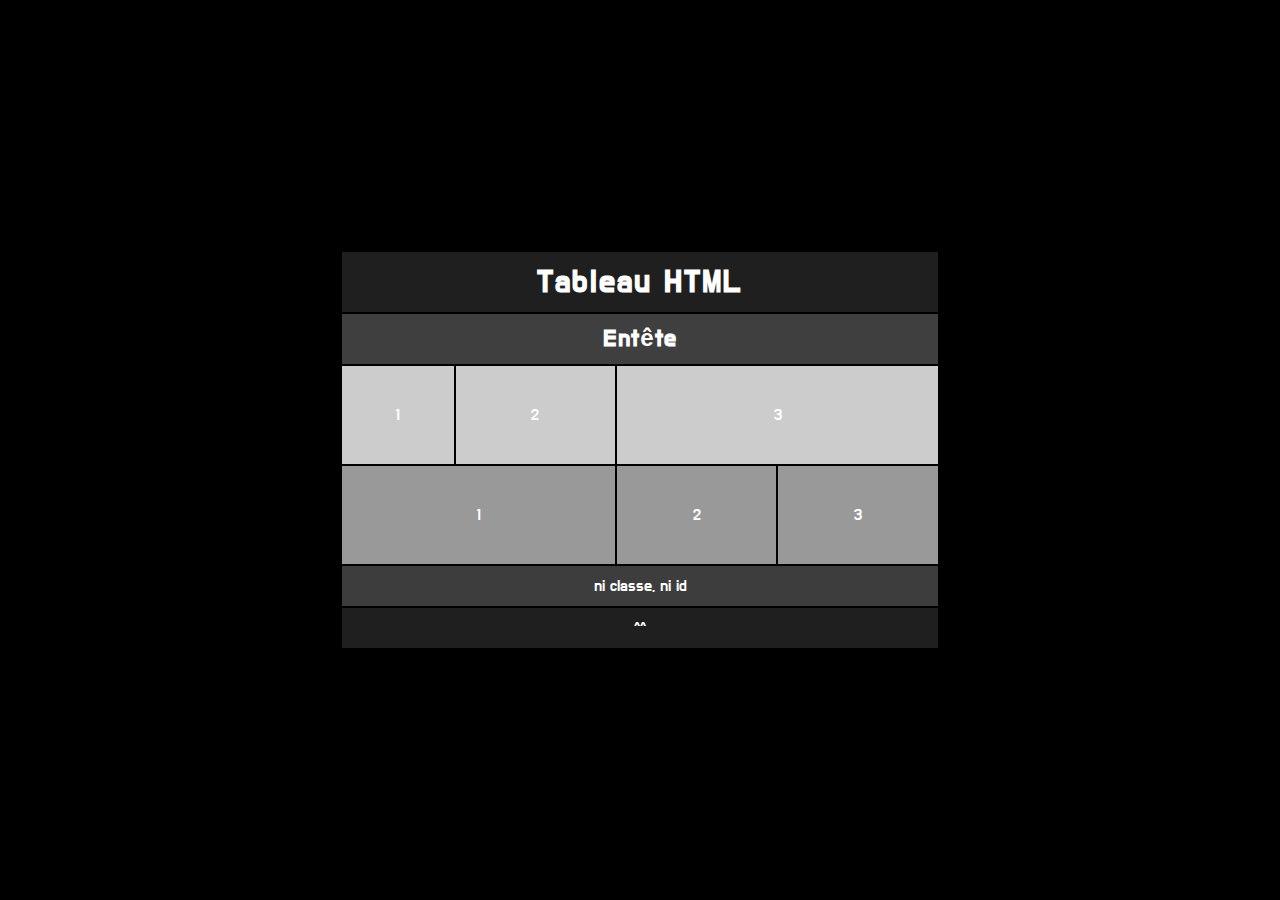
<file: HTML-CSS-Exercices-Bases/ATable/index.html>
<!doctype html>
<html>

<head>
    <link href="https://fonts.googleapis.com/css?family=Do+Hyeon" rel="stylesheet">
    <link href="css/tables.css" rel="stylesheet" />
</head>

<body>
    <!-- Bien respecter la structure thead, tbody, tfoot -->
    <table>
        <thead>
            <tr>
                <th colspan="4">Tableau HTML</th>
            </tr>
            <tr>
                <th colspan="4">Entête</th>
            </tr>
        </thead>
        <tbody>
            <tr>
                <td>1</td>
                <td>2</td>
                <td colspan="2">3</td>
            </tr>
            <tr>
                <td colspan="2">1</td>
                <td>2</td>
                <td>3</td>
            </tr>
        </tbody>
        <tfoot>
            <tr>
                <td colspan="4">ni classe, ni id</td>
            </tr>
            <tr>
                <td colspan="4">^^
                </td>
            </tr>
        </tfoot>
    </table>
</body>

</html>
</file>
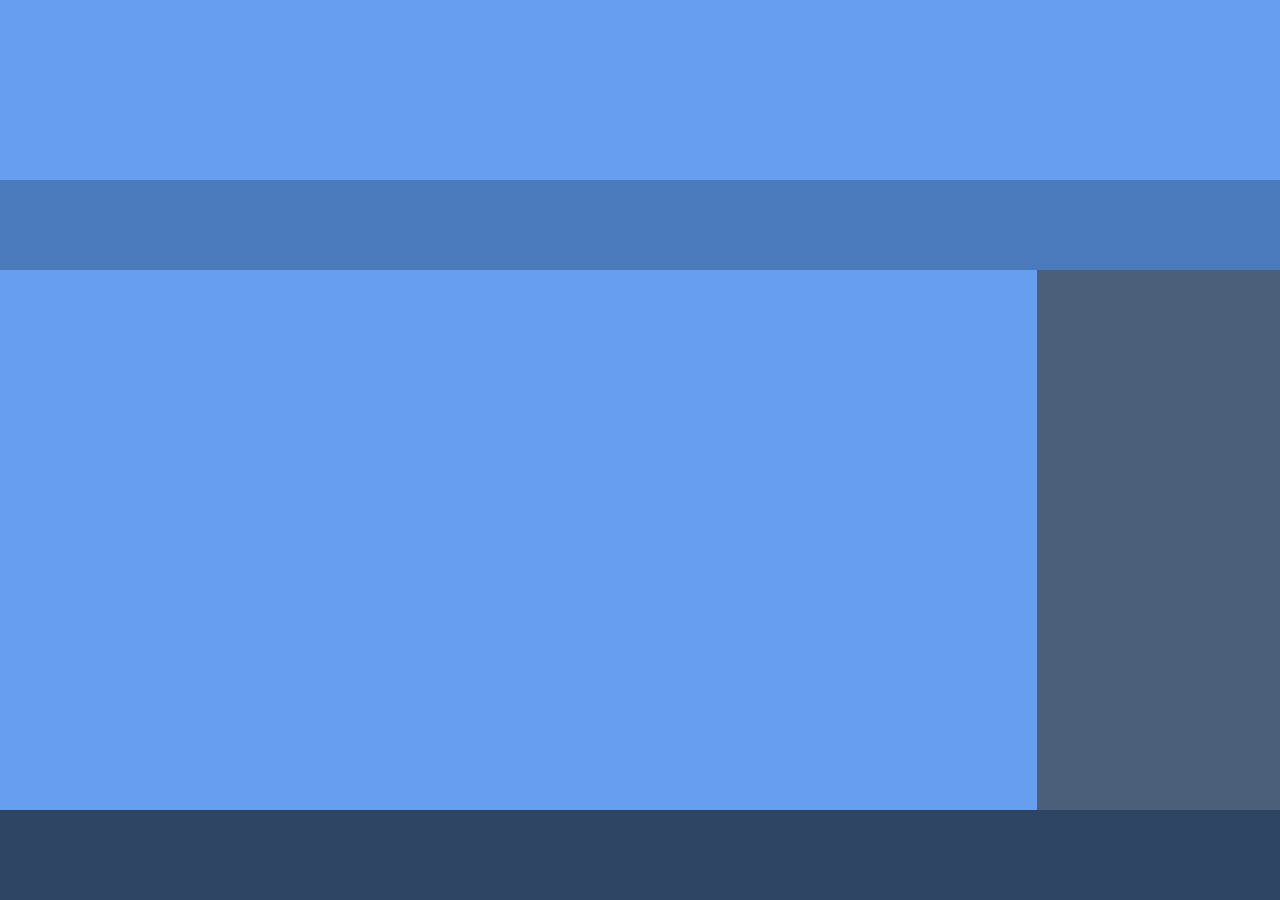
<file: HTML-CSS-Exercices-Bases/MetEnFormeHTML/index.html>
<!doctype html>
<html>

<head>
    <link href="https://fonts.googleapis.com/css?family=Do+Hyeon" rel="stylesheet">
    <link href="css/styles.css" rel="stylesheet" />
</head>

<body>
    <header>
    </header>
    <nav></nav>
    <section>
        <aside></aside>
    </section>

    <footer></footer>
</body>

</html>
</file>
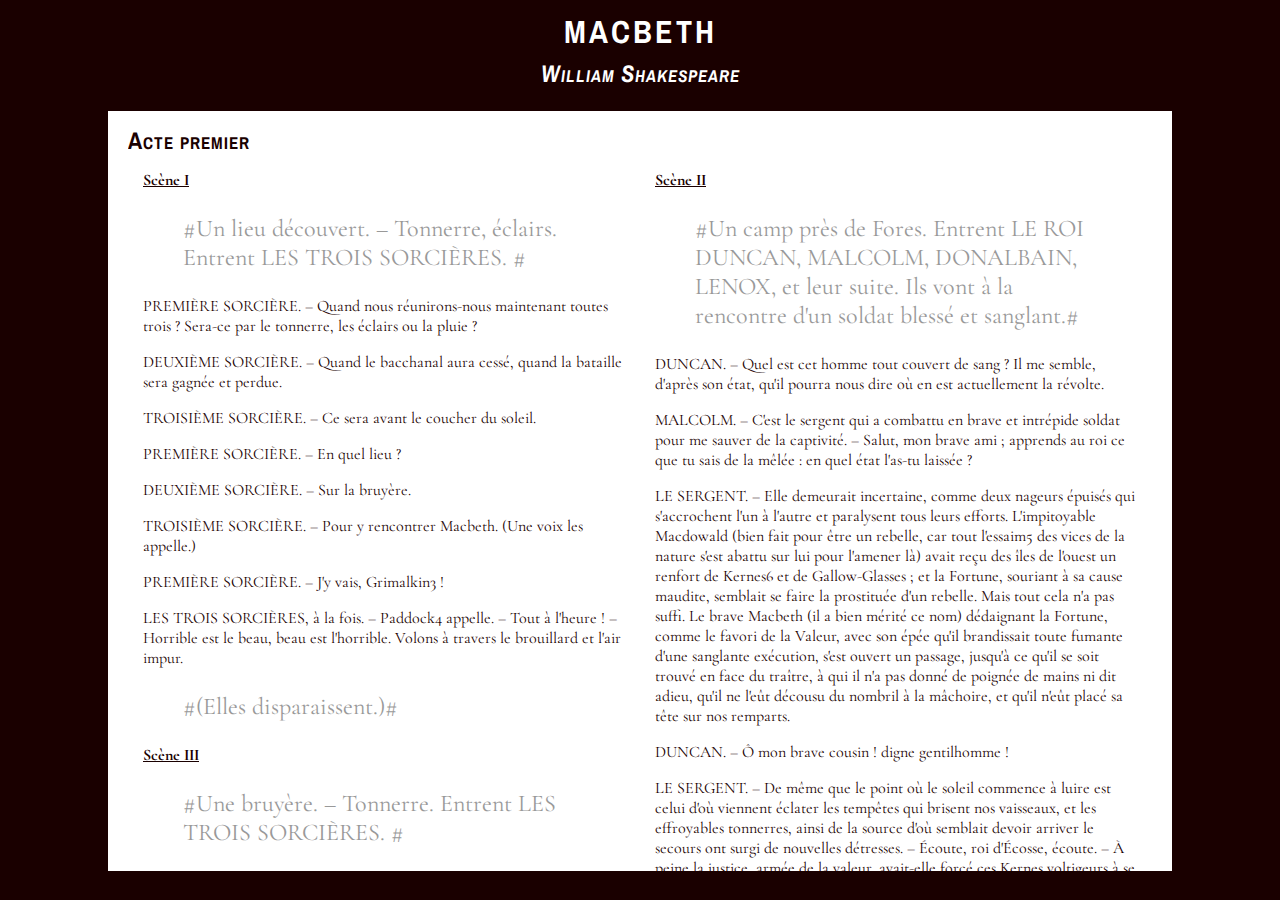
<file: HTML-CSS-Exercices-Bases/MiseEnTexte/index.html>
<!doctype html>
<html>

<head>
    <link href="https://fonts.googleapis.com/css?family=Archivo+Narrow|Cormorant+Garamond" rel="stylesheet">
    <link href="css/textes.css" rel="stylesheet" />
</head>

<body>
    <h1>Macbeth</h1>
    <h2><em>William Shakespeare</em></h2>
    <main>
        <h2>Acte premier</h2>
        <section>
            <div>
                <article>
                    <h4>Scène I</h4>
                    <blockquote>Un lieu découvert. – Tonnerre, éclairs.<br />
                        Entrent LES TROIS SORCIÈRES. </blockquote>
                    <p>PREMIÈRE SORCIÈRE. – Quand nous réunirons-nous
                        maintenant toutes trois ? Sera-ce par le tonnerre, les éclairs ou
                        la pluie ?
                    </p>
                    <p>
                        DEUXIÈME SORCIÈRE. – Quand le bacchanal aura cessé,
                        quand la bataille sera gagnée et perdue.
                    </p>
                    <p>TROISIÈME SORCIÈRE. – Ce sera avant le coucher du soleil.
                    </p>
                    <p>PREMIÈRE SORCIÈRE. – En quel lieu ?
                    </p>
                    <p>DEUXIÈME SORCIÈRE. – Sur la bruyère.
                    </p>
                    <p>TROISIÈME SORCIÈRE. – Pour y rencontrer Macbeth.
                        (Une voix les appelle.)
                    </p>
                    <p>PREMIÈRE SORCIÈRE. – J'y vais, Grimalkin3 !
                    </p>
                    <p>LES TROIS SORCIÈRES, à la fois. – Paddock4 appelle. –
                        Tout à l'heure ! – Horrible est le beau, beau est l'horrible. Volons
                        à travers le brouillard et l'air impur.</p>
                    <blockquote>(Elles disparaissent.)</blockquote>
                </article>
                <article>
                    <h4>Scène III</h4>
                    <blockquote>Une bruyère. – Tonnerre.
                        Entrent LES TROIS SORCIÈRES. </blockquote>
                    <p>PREMIÈRE SORCIÈRE. – Où as-tu été, ma sœur.
                        DEUXIÈME SORCIÈRE. – Tuer les cochons.7
                        TROISIÈME SORCIÈRE. – Et toi, ma sœur ?
                        PREMIÈRE SORCIÈRE. – La femme d'un matelot avait
                        des châtaignes dans son tablier ; elle mâchonnait, mâchonnait,
                        mâchonnait. – Donne-m'en, lui ai-je dit. – Arrière, sorcière !
                        m'a répondu cette maigrichonne8 nourrie de croupions. – Son
                        mari est parti pour Alep, comme patron du Tigre ; mais je
                        m'embarquerai avec lui dans un tamis, et sous la forme d'un rat
                        sans queue9, je ferai, je ferai, je ferai.
                        DEUXIÈME SORCIÈRE. – Je te donnerai un vent. </p>
                    <p>PREMIÈRE SORCIÈRE. – Tu es bien bonne.
                    </p>
                    <p>
                        TROISIÈME SORCIÈRE. – Et moi un autre.
                    </p>
                    <p>
                        PREMIÈRE SORCIÈRE. – J'ai déjà tous les autres, les
                        ports vers lesquels ils soufflent, et tous les endroits marqués sur
                        la carte des marins. Je le rendrai sec comme du foin, le sommeil
                        ne descendra ni jour ni nuit sur sa paupière enfoncée ; il vivra
                        comme un maudit, pendant neuf fois neuf longues semaines ; il
                        maigrira, s'affaiblira, languira ; et si sa barque ne peut périr, du
                        moins sera-t-elle battue par la tempête. – Voyez ce que j'ai là.
                    </p>
                    <p>
                        DEUXIÈME SORCIÈRE. – Montre-moi, montre-moi.
                    </p>
                    <p>
                        PREMIÈRE SORCIÈRE. – C'est le pouce d'un pilote qui a
                        fait naufrage en revenant dans son pays.
                        (Tambour derrière le théâtre.)
                    </p>
                    <p>
                        TROISIÈME SORCIÈRE. – Le tambour ! le tambour ! Macbeth
                        arrive.
                    </p>
                    <p>
                        TOUTES TROIS ENSEMBLE. – Les sœurs du Destin10 se
                        tenant par la main, parcourant les terres et les mers, ainsi tournent, tournent, trois fois pour
                        le tien, trois fois pour le mien, et
                        trois fois encore pour faire neuf. Paix ! le charme est accompli.
                        (Macbeth et Banquo paraissent, traversant cette plaine de
                        bruyères ; ils sont suivis d'officiers et de soldats.)
                    </p>
                    <p>
                        MACBETH. – Je n'ai jamais vu de jour si sombre et si
                        beau.
                    </p>
                    <p>
                        BANQUO. – Combien dit-on qu'il y a d'ici à Fores ? – Quelles
                        sont ces créatures si décharnées et vêtues d'une manière si
                        bizarre ? Elles ne ressemblent point aux habitants de la terre, et
                        pourtant elles y sont. – Êtes-vous des êtres que l'homme puisse
                        questionner ? Vous semblez me comprendre, puisque vous placez
                        toutes trois à la fois votre doigt décharné sur vos lèvres de parchemin. Je vous prendrais pour
                        des femmes si votre barbe
                        ne me défendait de le supposer.
                    </p>
                    <p>
                        MACBETH. – Parlez, si vous pouvez ; qui êtes-vous ?
                    </p>
                    <p>
                        PREMIÈRE SORCIÈRE. – Salut, Macbeth ! salut à toi,
                        thane de Glamis !
                    </p>
                    <p>
                        DEUXIÈME SORCIÈRE. – Salut, Macbeth ! salut à toi,
                        thane de Cawdor !
                    </p>
                    <p>
                        TROISIÈME SORCIÈRE. – Salut, Macbeth, qui seras roi
                        un jour !
                    </p>
                    <p>...</p>
                </article>
            </div>
            <div>
                <article>
                    <h4>Scène II</h4>
                    <blockquote>Un camp près de Fores.
                        Entrent LE ROI DUNCAN, MALCOLM, DONALBAIN,
                        LENOX, et leur suite. Ils vont à la rencontre d'un soldat
                        blessé et sanglant.</blockquote>
                    <p>DUNCAN. – Quel est cet homme tout couvert de sang ? Il
                        me semble, d'après son état, qu'il pourra nous dire où en est
                        actuellement la révolte.</p>
                    <p>MALCOLM. – C'est le sergent qui a combattu en brave et
                        intrépide soldat pour me sauver de la captivité. – Salut, mon
                        brave ami ; apprends au roi ce que tu sais de la mêlée : en quel
                        état l'as-tu laissée ?</p>
                    <p>LE SERGENT. – Elle demeurait incertaine, comme deux
                        nageurs épuisés qui s'accrochent l'un à l'autre et paralysent tous
                        leurs efforts. L'impitoyable Macdowald (bien fait pour être un
                        rebelle, car tout l'essaim5 des vices de la nature s'est abattu sur
                        lui pour l'amener là) avait reçu des îles de l'ouest un renfort de Kernes6 et de Gallow-Glasses
                        ; et la Fortune, souriant à sa cause
                        maudite, semblait se faire la prostituée d'un rebelle. Mais tout
                        cela n'a pas suffi. Le brave Macbeth (il a bien mérité ce nom)
                        dédaignant la Fortune, comme le favori de la Valeur, avec son
                        épée qu'il brandissait toute fumante d'une sanglante exécution,
                        s'est ouvert un passage, jusqu'à ce qu'il se soit trouvé en face du
                        traître, à qui il n'a pas donné de poignée de mains ni dit adieu,
                        qu'il ne l'eût décousu du nombril à la mâchoire, et qu'il n'eût
                        placé sa tête sur nos remparts.</p>
                    <p>DUNCAN. – Ô mon brave cousin ! digne gentilhomme !
                    </p>
                    <p>LE SERGENT. – De même que le point où le soleil commence
                        à luire est celui d'où viennent éclater les tempêtes qui
                        brisent nos vaisseaux, et les effroyables tonnerres, ainsi de la
                        source d'où semblait devoir arriver le secours ont surgi de nouvelles
                        détresses. – Écoute, roi d'Écosse, écoute. – À peine la justice,
                        armée de la valeur, avait-elle forcé ces Kernes voltigeurs à
                        se fier à leurs jambes, que le chef des Norwégiens, saisissant son
                        avantage avec des bataillons tout frais et des armes bien fourbies,
                        a commencé une seconde attaque.
                    </p>
                    <p>DUNCAN. – Cela n'a-t-il pas effrayé nos généraux Macbeth
                        et Banquo ?
                    </p>
                    <p>LE SERGENT. – Oui, comme les passereaux l'aigle, ou le
                        lièvre le lion. Pour dire vrai, je ne les puis comparer qu'à deux
                        canons chargés jusqu'à la gueule de doubles charges, tant ils
                        redoublaient leurs coups redoublés sur les ennemis. À moins
                        qu'ils n'eussent résolu de se baigner dans la fumée des blessures,
                        ou de laisser à la mémoire le souvenir d'un autre Golgotha,
                        je n'en sais rien. – Mais je me sens faible ; mes plaies crient au
                        secours.
                    </p>
                </article>
            </div>
        </section>
    </main>
</body>

</html>
</file>
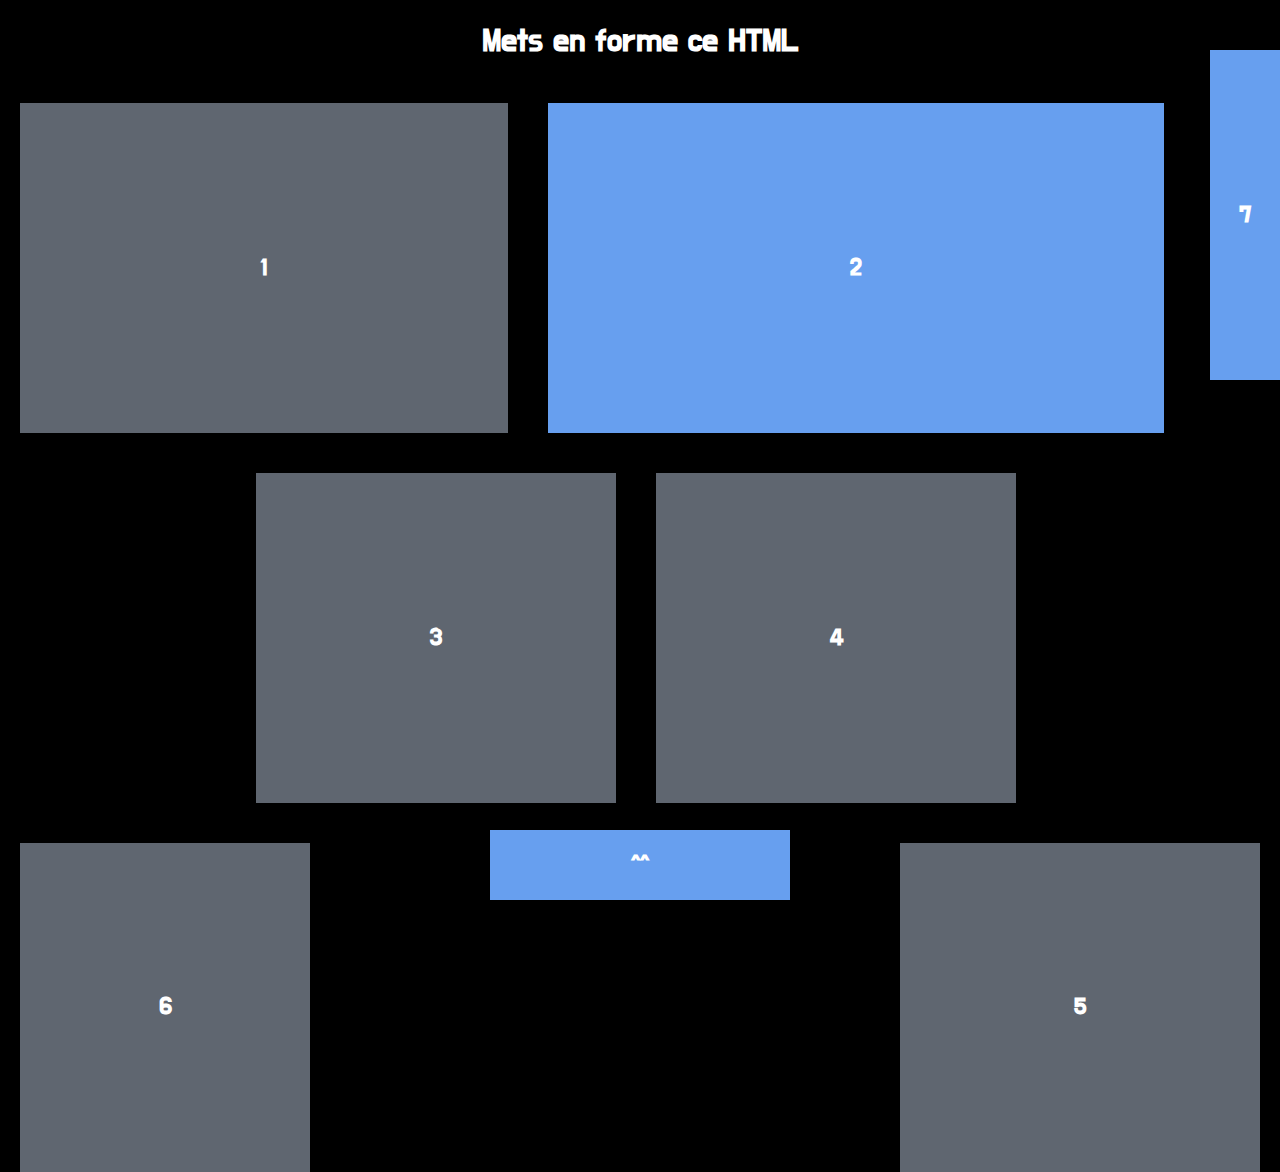
<file: HTML-CSS-Exercices-Bases/TrouveLeCSS/index.html>
<!doctype html>
<html>
    <head>
            <link href="https://fonts.googleapis.com/css?family=Do+Hyeon" rel="stylesheet">
        <link href="css/styles.css" rel="stylesheet"/>
    </head>
    <body>
        <h1>Mets en forme ce HTML</h1>
        <section>
            <article>
                <h2>1</h2>
            </article>
            <article>
                <h2>2</h2>
            </article>
            <article>
                <h2>3</h2>
            </article>
            <article>
                <h2>4</h2>
            </article>
            <article>
                <h2>5</h2>
            </article>
            <article>
                <h2>6</h2>
            </article>
            <article>
                <h2>7</h2>
            </article>
        </section>
        <footer><h2>^^</h2></footer>
    </body>
</html>
</file>
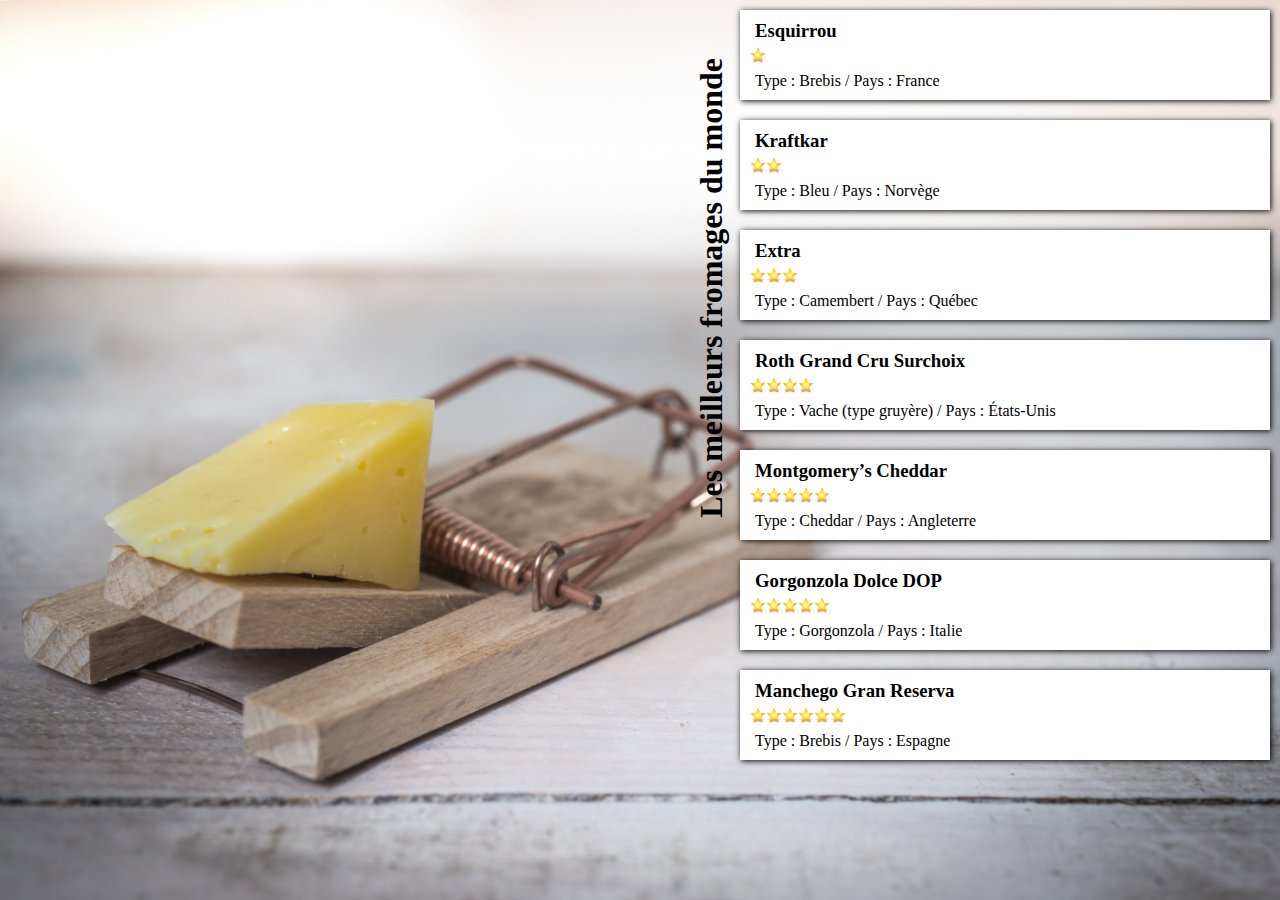
<file: JS-Ajax/Fromage/index.html>
<!doctype html>
<html>
    <head>
        <link href="css/fromages.css" rel="stylesheet"/>
    </head>
    <body>
        <section>
        </section>
        <h1>Les meilleurs fromages du monde</h1>
        <!-- <script src="./js/Fromage.js"></script> -->
        <script type="module" src="./js/initAjax.js"></script>
        <!-- <script type="module" src="./js/initFetch.js"></script> -->
    </body>
</html>
</file>
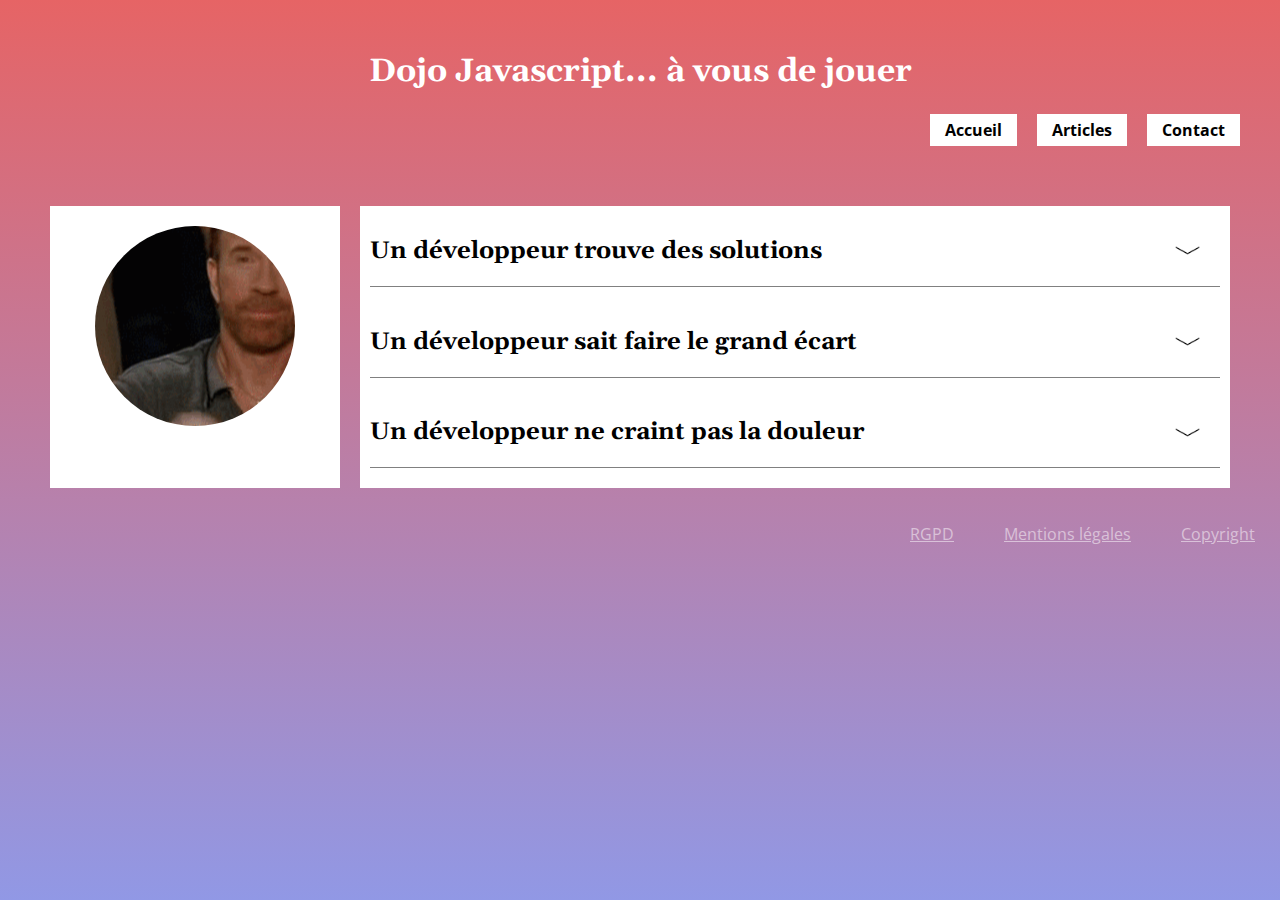
<file: JS-Eval/approche_procedurale/index.html>
<!DOCTYPE html>
<html lang="fr">

<head>
    <meta charset="UTF-8">
    <meta name="viewport" content="width=device-width, initial-scale=1.0">
    <meta http-equiv="X-UA-Compatible" content="ie=edge">
    <title>Dojos JS</title>
    <link href="https://fonts.googleapis.com/css?family=Gelasio|Open+Sans+Condensed:300&display=swap" rel="stylesheet">
    <link href="css/dojojs.css" rel="stylesheet">
</head>

<body>
    <main>
        <header>
            <h1>Dojo Javascript... à vous de jouer</h1>
            <nav></nav>
        </header>
        <section>
            <aside>
                <div></div>
            </aside>
            <section>
                <article>
                    <header>
                        <h2>Un développeur trouve des solutions</h2>
                        <img src="images/fleche_bas.png" class="picto" />
                    </header>
                    <div>
                        <img src="images/chuck_pied.gif" />
                        <p>
                            Point de répit face au bug. Le développeur trouve des solutions.
                        </p>
                    </div>
                </article>
                <article>
                    <header>
                        <h2>Un développeur sait faire le grand écart</h2>
                        <img src="images/fleche_bas.png" class="picto" />
                    </header>
                    <div>
                        <img src="images/chuck_avion.gif" />
                        <p>
                            Le développeur ne craint pas de faire le grand écart pour trouver les meilleures solutions.
                        </p>
                    </div>
                </article>
                <article>
                    <header>
                        <h2>Un développeur ne craint pas la douleur</h2>
                        <img src="images/fleche_bas.png" class="picto" />
                    </header>
                    <div>
                        <img src="images/chuck_poils.gif" />
                        <p>
                            Ca pique aux yeux parfois, ça peut faire mal, mais un développeur ne craint pas la douleur.
                            Il est inébranlable face aux épreuves.
                        </p>
                    </div>
                </article>
            </section>
        </section>
        <footer></footer>
    </main>
    <script src="js/dojosjs.js"></script>
</body>

</html>
</file>
<file: HTML-CSS-Exercices-Bases/ATable/css/tables.css>
html, body{/*réglages généraux pour la page*/
    padding:0;
    margin:0;
    width:100%;
    height:100%;/*html et body prennent toute la hauteur de la fenêtre, au lieu de s'ajuster à leur contenu*/
}
body{
    display:flex;/*en combinaison avec justify-content et align-items => provoque un centrage horizontal et vertical*/
    justify-content: center;/*centrage horizontal des enfants*/
    align-items: center;/*centrage vertical des enfants*/
    background-color:#000;
    font-family: 'Do Hyeon', sans-serif;
}
/*table*/
table{
    width:600px;/*on peut essayer d'autres unités : %, em*/
    height:400px;/*on peut essayer d'autres unités : %, em*/
    text-align:center;
    color:#FFF;
}
/* thead */
table thead th, table tfoot td{
    text-align:center;
    padding:10px;
}
table thead tr:nth-child(odd){/*les tr impaires dans thead*/
    background-color:rgb(31, 31, 31);
    font-size:32px;
    letter-spacing: 2px;
}
table thead tr:nth-child(even){/*les tr paires dans thead*/
    background-color:rgb(63, 63, 63);
    font-size:24px;
    letter-spacing:1px;
}
/* tbody */
table tbody tr:nth-child(even){/*les tr paires dans tbody*/
    background-color:#999;
}
table tbody tr:nth-child(odd){/*les tr impaires dans tbody*/
    background-color:#CCC;
}
/* tfoot */
table tfoot tr:nth-child(odd){/*les tr impaires dans tfoot*/
    background-color:rgb(61, 61, 61);
}
table tfoot tr:nth-child(even){/*les tr impaires dans tfoot*/
    background-color:rgb(31, 31, 31);
}
</file>
<file: HTML-CSS-Exercices-Bases/MetEnFormeHTML/css/styles.css>
html, body{
    padding:0;
    margin:0;
    height:100%;
    width:100%;
    background:#000;
    color:#FFF;
    font-family: 'Do Hyeon', sans-serif;
}
*{
    margin:0;
    padding:0;
}
header{
    background-color: #679fef;
    height:20vh;
}
h1{
    width:100%;
    text-align:center;
}
nav{
    background-color: #4b7abc;
    height:10vh;
}
section{
    background-color: #679fef;
    height:60vh;
    width:100%;
}
aside{
    background-color: #4b5f7a;
    height:60vh;
    width:19%;
    float:right;
}
footer{
    background-color: #2d4463;
    text-align: center;
    height:10vh;
}
</file>
<file: HTML-CSS-Exercices-Bases/MiseEnTexte/css/textes.css>
html, body{
    padding:0;
    margin:0;
    width:100%;
    height:100%;
    background-color:#1a0000;
    font-family: 'Cormorant Garamond', serif;
    overflow:hidden;
}
body{
    display:flex;
    flex-direction: column;
    text-align:center;
    color:#FFF;
}
h1, h2, h3{
    font-family: 'Archivo Narrow', sans-serif;
}
h1{
    line-height:21px;
    letter-spacing:3px;
    text-transform:uppercase;
}
h2{
    line-height:18px;
    letter-spacing:1px;
    font-variant:small-caps;
    margin:0;
}
main{
    display:flex;
    flex-direction:column;
    width:80vw;
    max-height:80vh;
    padding:20px;
    margin:auto;
    color:#1a0000;
    overflow-y:auto;
    background-color:#FFF;
    text-align: left;
}
section{
    display: flex;
    flex-direction: row;
}
section div{
    flex-basis:50%;
    padding:0 15px;
}
section article h4{
    text-decoration:underline;
}
section blockquote{
    font-size:24px;
    color:#999;
}
section blockquote:before{
    content: "#"; 
}
section blockquote:after{
    content: "#";
}
</file>
<file: HTML-CSS-Exercices-Bases/TrouveLeCSS/css/styles.css>
html, body, section{
    padding:0;
    margin:0;
    height:100%;
    width:100%;
    background:#000;
    color:#FFF;
    font-family: 'Do Hyeon', sans-serif;
}
h1{
    width:100%;
    text-align:center;
}
section article{
    float:left;
    min-width:250px;
    min-height:250px;
    background-color:#5f6670;
    margin:20px;
    padding:20px;
}
section article h2{
    width:100%;
    line-height:250px;
    text-align:center;
}
section article:nth-child(1){
    width:35%;
}
section article:nth-child(2){
    width: 45%;
    background-color:#679fef;
}
section article:nth-child(3){
    width: 25%;
    margin-left:20%;
}
section article:nth-child(4){
    width: 25%;
}
section article:nth-child(5){
    width: 25%;
    float:right;
}
section article:nth-child(7){
    max-width: 30px;
    min-width:30px;
    position:absolute;
    top:50px;
    right:0;
    margin:0;
    background-color: #679fef;
}
footer{
    position:fixed;
    bottom:0;
    width:300px;
    left:50%;
    margin-left:-150px;
    background-color:#679fef;
}
footer h2{
    width:100%;
    text-align: center;
}
</file>
<file: JS-Ajax/Fromage/css/fromages.css>
html, body{
    padding:0;
    margin:0;
    width:100%;
    height:100%;
    background:url(../images/fromages.jpg) 50% 50% no-repeat;
    background-size: cover;
}
h1{
    transform: rotate(-90deg);
    float:right;
    transform-origin: 100% 100%;
}
section{
    display:flex;
    flex-flow:wrap column;
    align-items: stretch;
    width:550px;
    float:right;
}
section article{
    margin:10px;
    background:#FFF;
    box-shadow:1px 1px 6px #000;
    padding:5px 10px;
    transition:all .1s ease-in-out;
}
section article:hover{
    padding:15px 10px;
    margin:0px;
}
section article h3{
    margin:5px;
}
section article p{
    margin:5px;
}
.etoile{
    display:inline-block;
    max-width:32px;
    max-height:32px;
}
</file>
<file: JS-Eval/approche_procedurale/css/dojojs.css>
html,
body {
  width: 100%;
  height: 100%;
  padding: 0;
  margin: 0;
  background: linear-gradient(#e66465, #9198e5);
  font-family: "Open Sans Condensed", sans-serif;
}
main {
  display: flex;
  flex-direction: column;
}
main > header {
  display: flex;
  flex-direction: column;
  margin: 30px;
}
main > header > nav {
  display: flex;
  flex-direction: row nowrap;
  justify-content: flex-end;
}
main > header > nav > a {
  display: block;
  margin: 0 10px;
  padding: 5px 15px;
  transition: all 0.3s ease;
  background: white;
  color: black;
  font-weight: bold;
  text-decoration: none;
}
main > header > nav > a:hover {
  background: none;
  color: white;
}
main > section > aside {
  display: flex;
  flex-direction: column;
}
main > section > aside > div {
  width: 200px;
  height: 200px;
  border-radius: 50%;
  margin: 20px auto;
  background: url("../images/chuck_ok.gif") 40% 50%;
  transition: all 0.4s ease;
}
main > section {
  display: flex;
  flex-flow: row no-wrap;
  margin: 20px 40px;
}
main > section > aside {
  flex: 1;
  margin: 10px;
  background-color: white;
}
main > section > section {
  flex: 3;
  margin: 10px;
  background-color: white;
}
main > section > section > article {
  margin: 10px;
}
main > section > section > article > header {
  display: flex;
  flex-direction: row;
  border-bottom: 1px solid grey;
  cursor: pointer;
}
main > section > section > article > div {
  margin: 10px;
  display: flex;
  flex-flow: column wrap;
  align-items: center;
  visibility: hidden;
  height: 0px;
}
main > section > section > article > header > h2 {
  width: calc(100% - 50px);
}
main > section > section > article > div img {
  width: 50%;
}
h1,
h2,
h3 {
  font-family: "Gelasio", serif;
}
h1 {
  width: 100%;
  color: white;
  text-align: center;
}
.picto {
  width: 25px;
  height: 25px;
  margin: 5px;
  margin: auto 5px;
}

footer {
  width: 100%;
  display: flex;
  flex-flow: row nowrap;
  justify-content: flex-end;
}
footer a {
  color: rgba(255, 255, 255, 0.5);
  transition: all 0.3s ease;
  margin: 0 10px;
  padding: 5px 15px;
}
footer a:hover {
  color: white;
  font-weight: bold;
}
</file>
